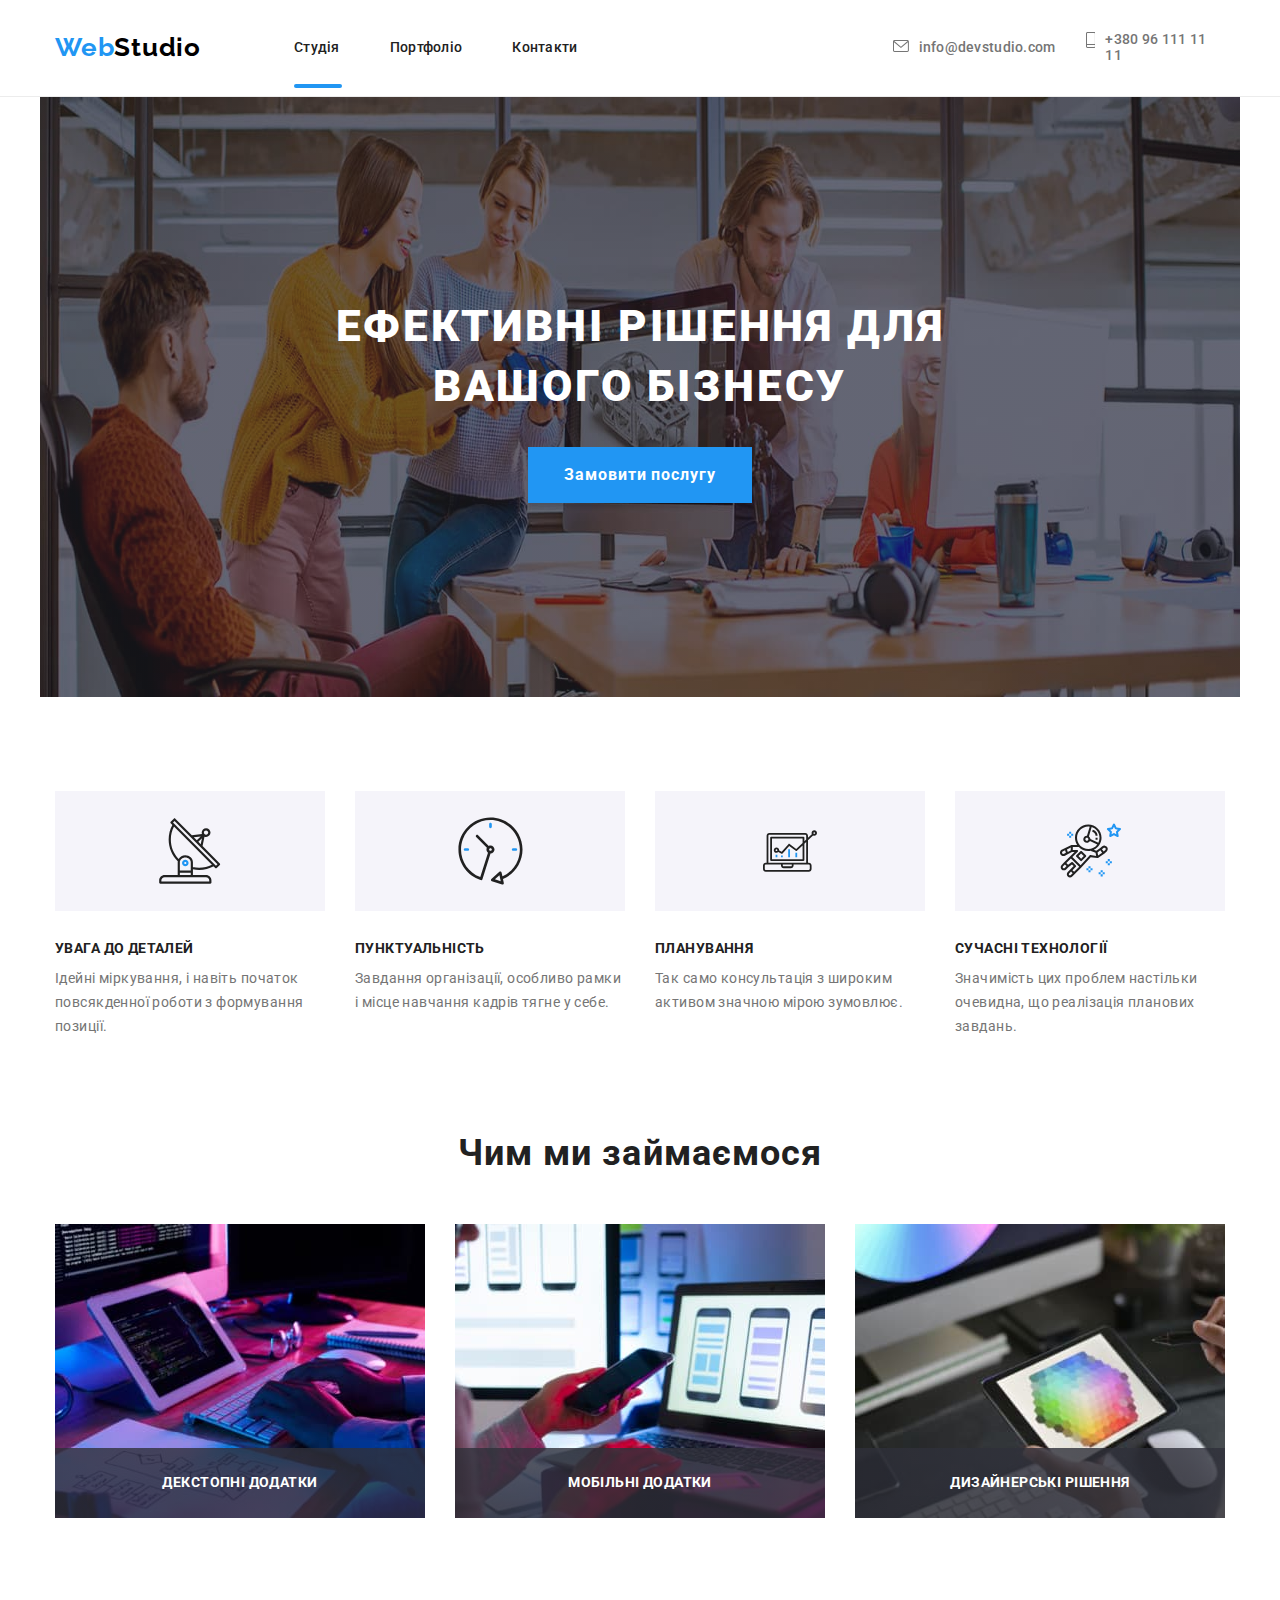
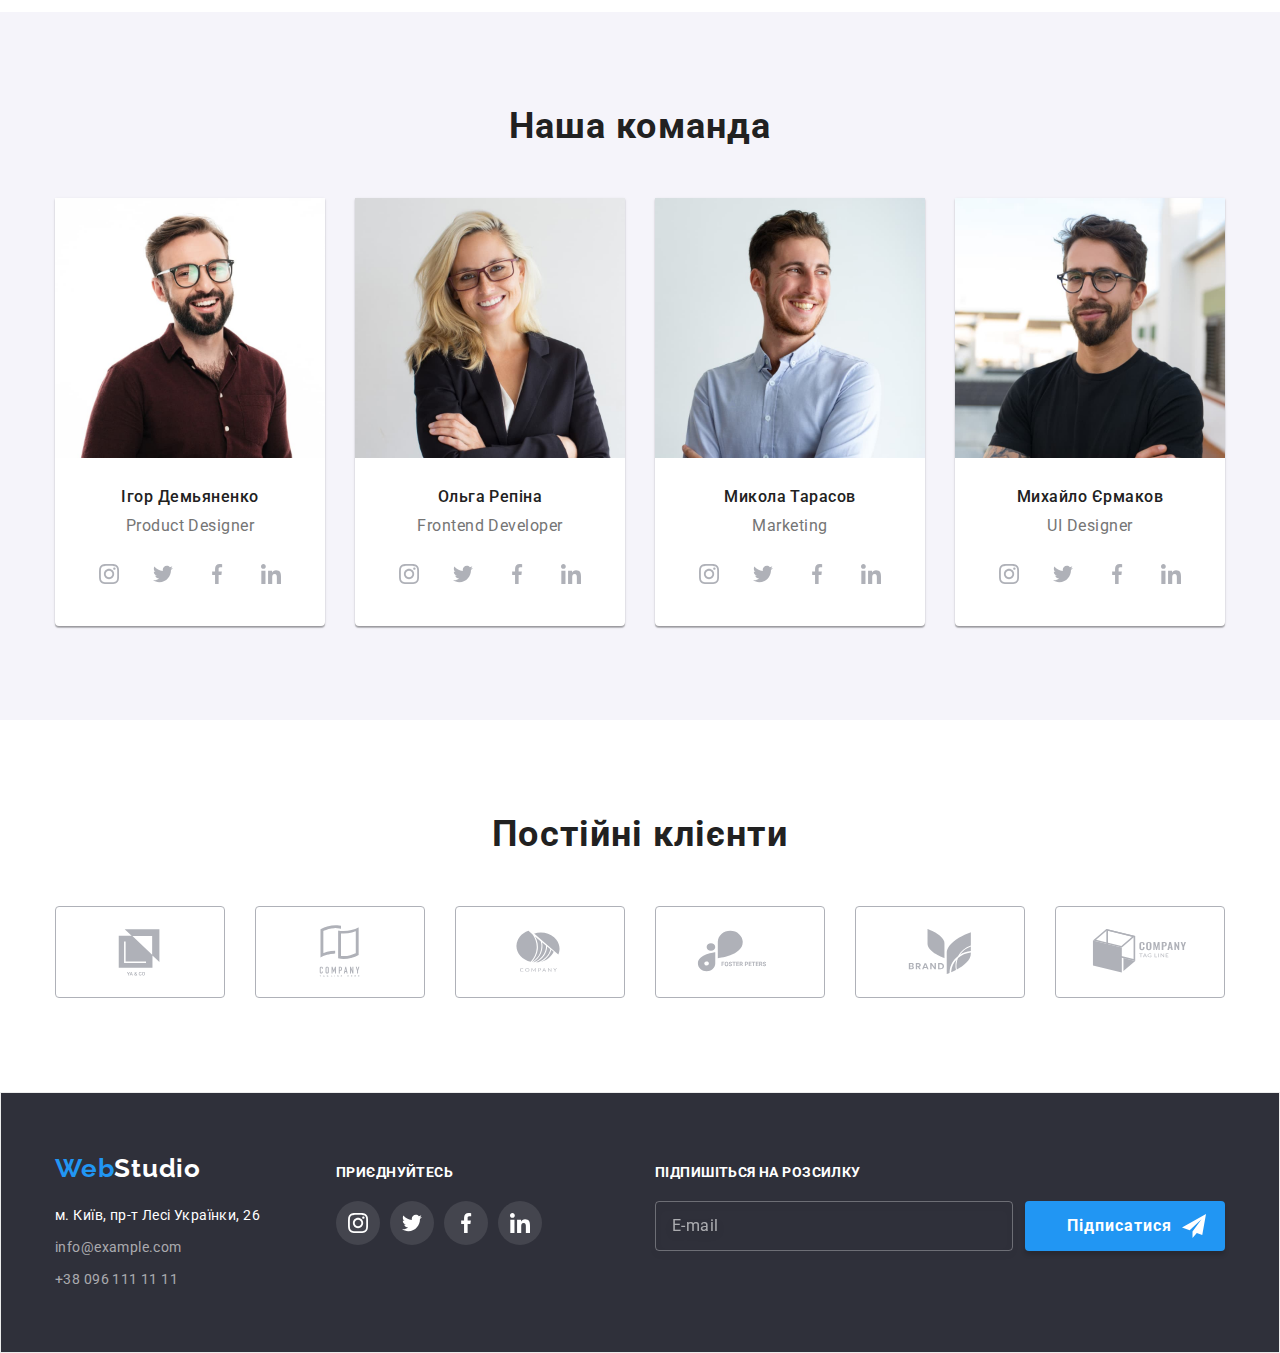
<file: index.html>
<!DOCTYPE html>
<html lang="uk">
<head>
    <meta charset="UTF-8">
    <meta http-equiv="X-UA-Compatible" content="IE=edge">
    <meta name="viewport" content="width=device-width, initial-scale=1.0" />
    <title>WebStudio</title>
    <link rel="preconnect" href="https://fonts.googleapis.com">
<link rel="preconnect" href="https://fonts.gstatic.com" crossorigin>
<link href="https://fonts.googleapis.com/css2?family=Raleway:wght@700&family=Roboto:wght@400;500;700;900&display=swap" rel="stylesheet">
<link rel="stylesheet" href="./css/main.min.css" />
    
</head>
<body>
    <header class="header"> 
<div class="container header-container">
 <a class="logo " href="" target="_blank" title="Головна сторінка"><span class="logo__text">Web</span>Studio</a>
 <div class="menu-container">
 <nav class="navigation">
  <ul class="navigation__list ">
     <li class="navigation__item "><a class="navigation__link current up-text" href="./index.html">Студія</a></li>
     <li class="navigation__item"><a class="navigation__link" href="./portfolio.html">Портфоліо</a></li>
     <li><a class="navigation__anchor" href="./contacts.html">Контакти</a></li>
 </ul>
 </nav>
 <div class="contacts__wrap">
 <ul class="contacts flex ">
<li class="contacts__item"><a class="contacts__email" href="malito:info@devstudio.com"><svg class="contacts--email-icon" width="16px" height="12px"><use href="./images/icons.svg#icon-envelope"></use> </svg>info@devstudio.com</a></li>
<li class="contacts__item"><a class="contacts__tel" href="+380961111111"><svg class="contacts--tel-icon" width="10px" height="16px"><use href="./images/icons.svg#icon-tel"></use></svg>+380 96 111 11 11</a></li>
 </ul></div></div>
 <button class="menu-open" type="button">
    <svg class="menu-open__icon">
        <use href="./images/icons.svg#icon-menu" width="40px" height="40px"></use>
    </svg>
</button>
</div>
<div class="mob is-hidden">
    <div class="container">
    <div class="mob-menu-top">
    <button class="menu-close">
        <svg class="menu-close__icon">
            <use href="./images/icons.svg#icon-vector" width="18.67px" height="18.67px"></use>
        </svg>
    </button>
    <nav class="mob__navigation">
     <ul class="mob__list ">
        <li class="mob__item "><a class="mob__link" href="./index.html">Студія</a></li>
        <li class="mob__item"><a class="mob__link" href="./portfolio.html">Портфоліо</a></li>
        <li class="mob__item"><a class="mob__link" href="./contacts.html">Контакти</a></li>
    </ul>
    </nav></div>
    <div class="mob-menu-bottom">
    <div class="connect">
    <ul class="connect__list ">
   <li class="connect__item"><a class="connect__tel" href="+380961111111">+380 96 111 11 11</a></li>
   <li><a class="connect__email" href="malito:info@devstudio.com">info@devstudio.com</a></li>
    </ul>
    <ul class="connect-soc">
        <li class="connect-soc__item"><a class="connect-soc__link" href="">Instagram</a></li>
        <li class="connect-soc__item"><a class="connect-soc__link" href="">Twitter</a></li>
        <li class="connect-soc__item"><a class="connect-soc__link" href="">Facebook</a></li>
        <li class="connect-soc__item"><a class="connect-soc__link" href="">LinkedIn</a></li>
    </ul></div>
    </div></div>
   </div>
</header>
<main> 
    <section class="hero section">
    <div class="hero-container container">
        <h1 class="hero__title">Ефективні рішення для <br>вашого бізнесу</h1>
    <button data-modal-open class="hero__button" type="button" > Замовити послугу</button>
    </div>
</section>
<section class="benefits section">
    <div class="benefits-container container">
    <h2 class="visually-hidden">Переваги</h2>
<ul class="benefits__list">
    <li class="benefits__item">
        <div class="benefits__box-icon"> 
            <svg class="antenna-icon" width="65.32px" height="70px"><use href="./images/icons.svg#icon-antenna"></use></svg>
        </div>
        <h3 class="benefits__title">Увага до деталей</h3>
        <p class="benefits__text">Ідейні міркування, і навіть початок повсякденної роботи з формування позиції.</p>
    </li>
    <li class="benefits__item">
        <div class="benefits__box-icon">
            <svg class="clock-icon" width="67px" height="70px"><use href="./images/icons.svg#icon-clock"></use></svg>
        </div>
        <h3 class="benefits__title">Пунктуальність</h3> 
        <p  class="benefits__text">Завдання організації, особливо рамки і місце навчання кадрів тягне у себе.</p>
    </li>
    <li class="benefits__item">
        <div class="benefits__box-icon">
            <svg class="diagram-icon" width="70px" height="54px"><use href="./images/icons.svg#icon-diagram"></use></svg>
        </div>
        <h3 class="benefits__title">Планування</h3>
        <p  class="benefits__text">Так само консультація з широким активом значною мірою зумовлює.</p>
    </li>
    <li class="benefits__item"> 
        <div class="benefits__box-icon">
            <svg class="icon-astronaut" width="71px" height="61px" ><use href="./images/icons.svg#icon-astronaut"></use></svg>
        </div>
        <h3 class="benefits__title">Сучасні технології</h3>
        <p  class="benefits__text">Значимість цих проблем настільки очевидна, що реалізація планових завдань.</p>
    </li>
</ul>
    </div>
</section>
<section class="section padding">
    <div class="pictures container">
    <h2 class="pictures__title">Чим ми займаємося</h2>
    <ul class="pictures__list">
           <li class="pictures__item">
            <picture>
                <source srcset="./images/picture1-1x.jpg  1x, 
                ./images/picture1-2x.jpg  2x" />
                <img  width="370" src="./images/picture1-1x.jpg" alt="Робочий стіл" height="294">
            </picture>
        <div class="pictures__box"><p class="pictures__text">ДЕКСТОПНІ ДОДАТКИ</p></div>
        </li>
           <li class="pictures__item">
            <picture>
                <source srcset="./images/picture2-1x.jpg  1x, 
                ./images/picture2-2x.jpg  2x" />
                <img  width="370" src="./images/picture2-1x.jpg" alt="Робочий стіл" height="294">
            </picture>
        <div class="pictures__box"><p class="pictures__text">МОБІЛЬНІ ДОДАТКИ</p></div>
        </li> 
           <li class="pictures__item">
            <picture>
                <source srcset="./images/picture3-1x.jpg  1x, 
                ./images/picture3-2x.jpg  2x" />
            <img  width="370" src="./images/picture3-1x.jpg" alt="Робочий стіл" height="294">
            </picture>
        <div class="pictures__box"><p class="pictures__text">ДИЗАЙНЕРСЬКІ РІШЕННЯ</p></div>
        </li>
    </ul>
    </div>
</section>
<section class="workers section">
    <div class="workers-container container ">
  <h2 class="workers__title">Наша команда</h2>
  <ul class="workers__list">
   <li class="workers__item">
        <div class="workers__box">
            <picture>
                <source srcset="./images/workers1-desk-1.jpg   1x, 
                               ./images/workers1-desk-2x.jpg   2x" 
                        media="(min-width:1200px)"/>
                <source srcset="./images/workers1-tab-1x.jpg  1x, 
                               ./images/workers1-tab-2x.jpg  2x"
                         media="(min-width:768px)"/>
                <source srcset="./images/workers1-mob-1x.jpg   1x, 
                                ./images/workers1-mob-2x.jpg   2x"
                        media="(max-width:767px)"/>
            <img src="./images/workers1-mob-1x.jpg"
            alt="Наш працівник">
            </picture>
        <div class="workers--secondary-box"><h3 class="workers__name">Ігор Демьяненко</h3>
        <p class="workers__text">Product Designer</p>
        <ul class="social">
            <li class="social__item"><a href="" class="social-link"><svg class="worker-icon" width="20px" height="20px">
                <use href="./images/icons.svg#icon-instagram"></use></svg></a></li>
            <li class="social__item"><a href="" class="social-link"> <svg class="worker-icon" width="20px" height="20px">
                <use href="./images/icons.svg#icon-twitter"></use></svg></a></li>
            <li class="social__item"><a href="" class="social-link"><svg class="worker-icon" width="20px" height="20px"><use href="./images/icons.svg#icon-facebook"></use></svg></a></li>
            <li class="social__item"><a href="" class="social-link"><svg class="worker-icon" width="20px" height="20px">
                <use href="./images/icons.svg#icon-linkedin"></use></svg></a></li>
        </ul>
    </div>
    </div>
    </li>
    <li class="workers__item"><div class="workers__box">
         <picture>
            <source srcset="./images/workers2-desk-1.jpg  1x,
                           ./images/workers2-desk-2x.jpg  2x"
                           media="(min-width:1200px)"/>
           <source srcset="./images/workers2-tab-1x.jpg  1x,  
                          ./images/workers2-tab-2x.jpg  2x"
                         media="(min-width:768px)" />  
            <source srcset="./images/workers2-mob-1x.jpg  1x, 
                            ./images/workers2-mob-2x.jpg  2x"
                        media="(max-width:767px)">    
             <img src="./images/workers2-mob-1x.jpg" alt="Наш працівник">                    
         </picture>
        <div class="workers--secondary-box"><h3 class="workers__name">Ольга Репіна</h3>
        <p class="workers__text">Frontend Developer</p>
         <ul class="social list ">
            <li class="social__item"><a href="" class="social-link"><svg class="worker-icon" width="20px" height="20px"><use href="./images/icons.svg#icon-instagram"></use></svg></a></li>
            <li class="social__item"><a href="" class="social-link"><svg class="worker-icon" width="20px" height="20px"><use href="./images/icons.svg#icon-twitter"></use></svg></a></li>
            <li class="social__item"><a href="" class="social-link"> <svg class="worker-icon" width="20px" height="20px">
                <use href="./images/icons.svg#icon-facebook"></use></svg></a></li>
            <li class="social__item"><a href="" class="social-link"><svg class="worker-icon" width="20px" height="20px"><use href="./images/icons.svg#icon-linkedin"></use></svg></a></li>
         </ul>
     </div>
    </div>
    </li>
    <li class="workers__item"><div class="workers__box">
        <picture>
          <source srcset="./images/workers3-desk-1.jpg  1x,
                          ./images/workers3-desk-2x.jpg  2x"
                          media="(min-width:1200px)" />
             <source srcset="./images/workers3-tab-1x.jpg  1x, 
                            ./images/workers3-tab-2x.jpg  2x"
                            media="(min-width:768px)" />   
              <source srcset="./images/workers3-mob-1x.jpg  1x, 
                            ./images/workers3-mob-2x.jpg  2x"
                         media="(max-width:767px)">            
            <img src="./images/workers3-mob-1x.jpg" alt="Наш працівник">
        </picture>
       <div class="workers--secondary-box"><h3 class="workers__name">Микола Тарасов</h3>
        <p class="workers__text">Marketing</p>
        <ul class="social list">
            <li class="social__item"><a href="" class="social-link"><svg class="worker-icon" width="20px" height="20px">
                <use href="./images/icons.svg#icon-instagram"></use></svg></a></li>
            <li class="social__item"><a href="" class="social-link "> <svg class="worker-icon" width="20px" height="20px">
                <use href="./images/icons.svg#icon-twitter"></use></svg></a></li>
            <li class="social__item"><a href="" class="social-link "> <svg class="worker-icon" width="20px" height="20px">
                <use href="./images/icons.svg#icon-facebook"></use></svg></a></li>
            <li class="social__item"><a href=""  class="social-link "><svg class="worker-icon" width="20px" height="20px">
                <use href="./images/icons.svg#icon-linkedin"></use></svg></a></li>
        </ul>
      </div>
    </div>
    </li>
    <li class="workers__item"><div class="workers__box">
        <picture>
            <source srcset="./images/workers4-desk-1.jpg  1x, 
                            ./images/workers4-desk-2x.jpg  2x"
                            media="(min-width:1200px)" />
            <source srcset="./images/workers4-tab-1x.jpg  1x,
                            ./images/workers4-tab-2x.jpg  2x"
                            media="(min-width:768px)" />
            <source srcset="./images/workers4-mob-1x.jpg  1x,
                            ./images/workers4-mob-2x.jpg  2x"
                            media="(max-width:767px)" />              
            <img src="./images/workers4-mob-1x.jpg" alt="Наш працівник">
        </picture>
       <div class="workers--secondary-box"><h3 class="workers__name">Михайло Єрмаков</h3>
        <p class="workers__text">UI Designer</p>
        <ul class="social list">
            <li class="social__item"><a href="" class="social-link "><svg class="worker-icon" width="20px" height="20px">
                <use href="./images/icons.svg#icon-instagram"></use></svg></a></li>
            <li class="social__item"><a href="" class="social-link "> <svg class="worker-icon" width="20px" height="20px">
                <use href="./images/icons.svg#icon-twitter"></use></svg></a></li>
            <li class="social__item"><a href="" class="social-link "><svg class="worker-icon" width="20px" height="20px">
                <use href="./images/icons.svg#icon-facebook"></use></svg></a></li>
            <li class="social__item"><a href="" class="social-link "><svg class="worker-icon" width="20px" height="20px">
                <use href="./images/icons.svg#icon-linkedin"></use></svg></a></li>
        </ul>
     </div>
    </div>
    </li>
  </ul>
    </div>
</section>
<section class="section">
    <div class=" clients container">
<h2 class="clients__title">Постійні клієнти</h2>
<ul class="clients__list">
    <li class="clients__item"><a class="clients__link" href=""><svg class="clients--icon" width="106px" height="60px"><use href="./images/icons.svg#icon-company1"></use></svg></a></li>
    <li class="clients__item"><a class="clients__link" href=""><svg class="clients--icon" width="106px" height="60px"><use href="./images/icons.svg#icon-company2"></use></svg></a></li>
    <li class="clients__item"><a class="clients__link" href=""><svg class="clients--icon" width="106px" height="60px"><use href="./images/icons.svg#icon-company3"></use></svg></a></li>
    <li class="clients__item"><a class="clients__link" href=""><svg class="clients--icon" width="106px" height="60px"><use href="./images/icons.svg#icon-company4"></use></svg></a></li>
    <li class="clients__item"><a class="clients__link" href=""><svg class="clients--icon" width="106px" height="60px"><use href="./images/icons.svg#icon-company5"></use></svg></a></li>
    <li class="clients__item"><a class="clients__link" href=""><svg class="clients--icon" width="106px" height="60px"><use href="./images/icons.svg#icon-company6"></use></svg></a></li>
</ul>
    </div>
</section>
</main>
<footer class="footer"><div class="footer-container flex container">
    <div class="footer-box">
       <a class="footer__logo" href="" title="Головна сторінка" ><span class="footer__logo--part">Web</span>Studio</a>
        <address>
        <ul class="footer__list">
            <li class="footer__item"><a class="footer__address" href="https://bit.ly/3pXMvUd" target="_blank" rel="noopener noreferrer">м. Київ, пр-т Лесі Українки, 26</a></li>
            <li class="footer__item"><a class="footer__email" href="mailto:info@devstudio.com">info@example.com</a> </li>
            <li class="footer__item"><a class="footer__tel" href="tel:+380961111111">+38 096 111 11 11</a> </li>
        </ul>
        </address>
</div>
<div class="footer-social">
  <h3 class="footer__title">ПРИЄДНУЙТЕСЬ</h3>
  <ul class="footer-social__list" >
    <li>
        <a href="" class="footer-social__link">
            <svg class="footer-social--icon" width="20px" height="20px">
                <use href="./images/icons.svg#icon-instagram"></use>
            </svg>
        </a>
    </li>
    <li>
        <a href="" class="footer-social__link">
            <svg class="footer-social--icon" width="20px" height="20px">
                <use href="./images/icons.svg#icon-twitter"></use>
            </svg>
        </a>
    </li>
    <li>
        <a href="" class="footer-social__link">
            <svg class="footer-social--icon" width="20px" height="20px">
                <use href="./images/icons.svg#icon-facebook"></use>
            </svg>
        </a>
    </li>
    <li>
        <a href="" class="footer-social__link">
            <svg class="footer-social--icon" width="20px" height="20px">
                <use href="./images/icons.svg#icon-linkedin"></use>
            </svg>
        </a>
    </li>
  </ul>
</div>
<div class="footer-form">
    <div class="footer__title-wrap">   <h3 class="footer__title">
        ПІДПИШІТЬСЯ НА РОЗСИЛКУ</h3></div>
<form class="form-email"  autocomplete="off">
 <input type="email" class="form-email__input" name="email" placeholder="E-mail"/>
 <div class="btn-wrap"><button type="submit" class="form-email__button">
       Підписатися
    <svg class="form-email__icon" width="24px" height="24px" >
        <use href="./images/icons.svg#icon-send"></use>
    </svg>
 </button></div>
</form>
</div>
</div>
</footer>
    <div class="backdrop is-hidden" data-modal>
    <div class="backdrop__modal">
        <button  type="button" class="backdrop__close-button" data-modal-close>
            <svg class="backdrop--icon" width="11px" height="11px">
                <use href="./images/icons.svg#icon-vector"></use>
            </svg>
        </button>
        <div class="modal">
      <h3 class="modal__title">Залиште свої дані, ми вам передзвонимо</h3>
      <form class="modal__form" autocomplete="off">
       <div class="modal__field">
        <label 
         for="name" 
         class="modal__text">Ім'я</label>
         <div class="modal__input-wrap">
        <input 
         class="modal__input" 
         type="text" 
         name="name" 
         id="name"/>
        <svg class="modal__person-icon" width="18px" height="18px"><use href="./images/icons.svg#icon-person"></use></svg>
        </div>
    </div>

        <div class="modal__field">
        <label 
         for="tel" 
         class="modal__text">Телефон</label>
        <div class="modal__input-wrap">
        <input 
         class="modal__input" 
         type="tel" 
         name="tel" 
         id="tel"/>
        <svg class="modal__phone-icon" width="18px" height="18px">
            <use href="./images/icons.svg#icon-phone"></use>
        </svg>
        </div>
        </div>

        <div class="modal__field">
            <label for="email" class="modal__text">Пошта</label>
            <div class="modal__input-wrap">
                <input class="modal__input" type="email" name="email" id="email"/>
            <svg class="modal__email-icon" width="18px" height="18px">
                <use href="./images/icons.svg#icon-email"></use></svg></div>
            </div>
        <div class="modal__comment"><label class="modal__text">Коментар<textarea  class="feedback" name="feedback" rows="10" placeholder="Введіть текст"></textarea></label></div>
       <div class="modal__check-wrap">
        <input 
        type="checkbox" 
        name="policy" 
        id="policy" 
        class="modal__checkbox visually-hidden" 
        value="true"/>
        <label 
        for="policy"
        class="modal__policy-text"><span><svg class="modal__check-icon" width="13px" height="10px"><use href="./images/icons.svg#icon-check"></use></svg></span>
        Погоджуюся з розсилкою та приймаю &nbsp;<a href="" class="modal__check-anchor">Умови договору</a> 
        </label>
       </div>
       <div class="modal__submit-wrap">
        <button type="submit" class="modal__submit-button">Відправити</button></div>
    </form>
    </div>
    </div>
</div>
<script src="./js/modal.js"></script>
<script src="./js/mobile-menu.js"></script>
</body>
</html>
</file>
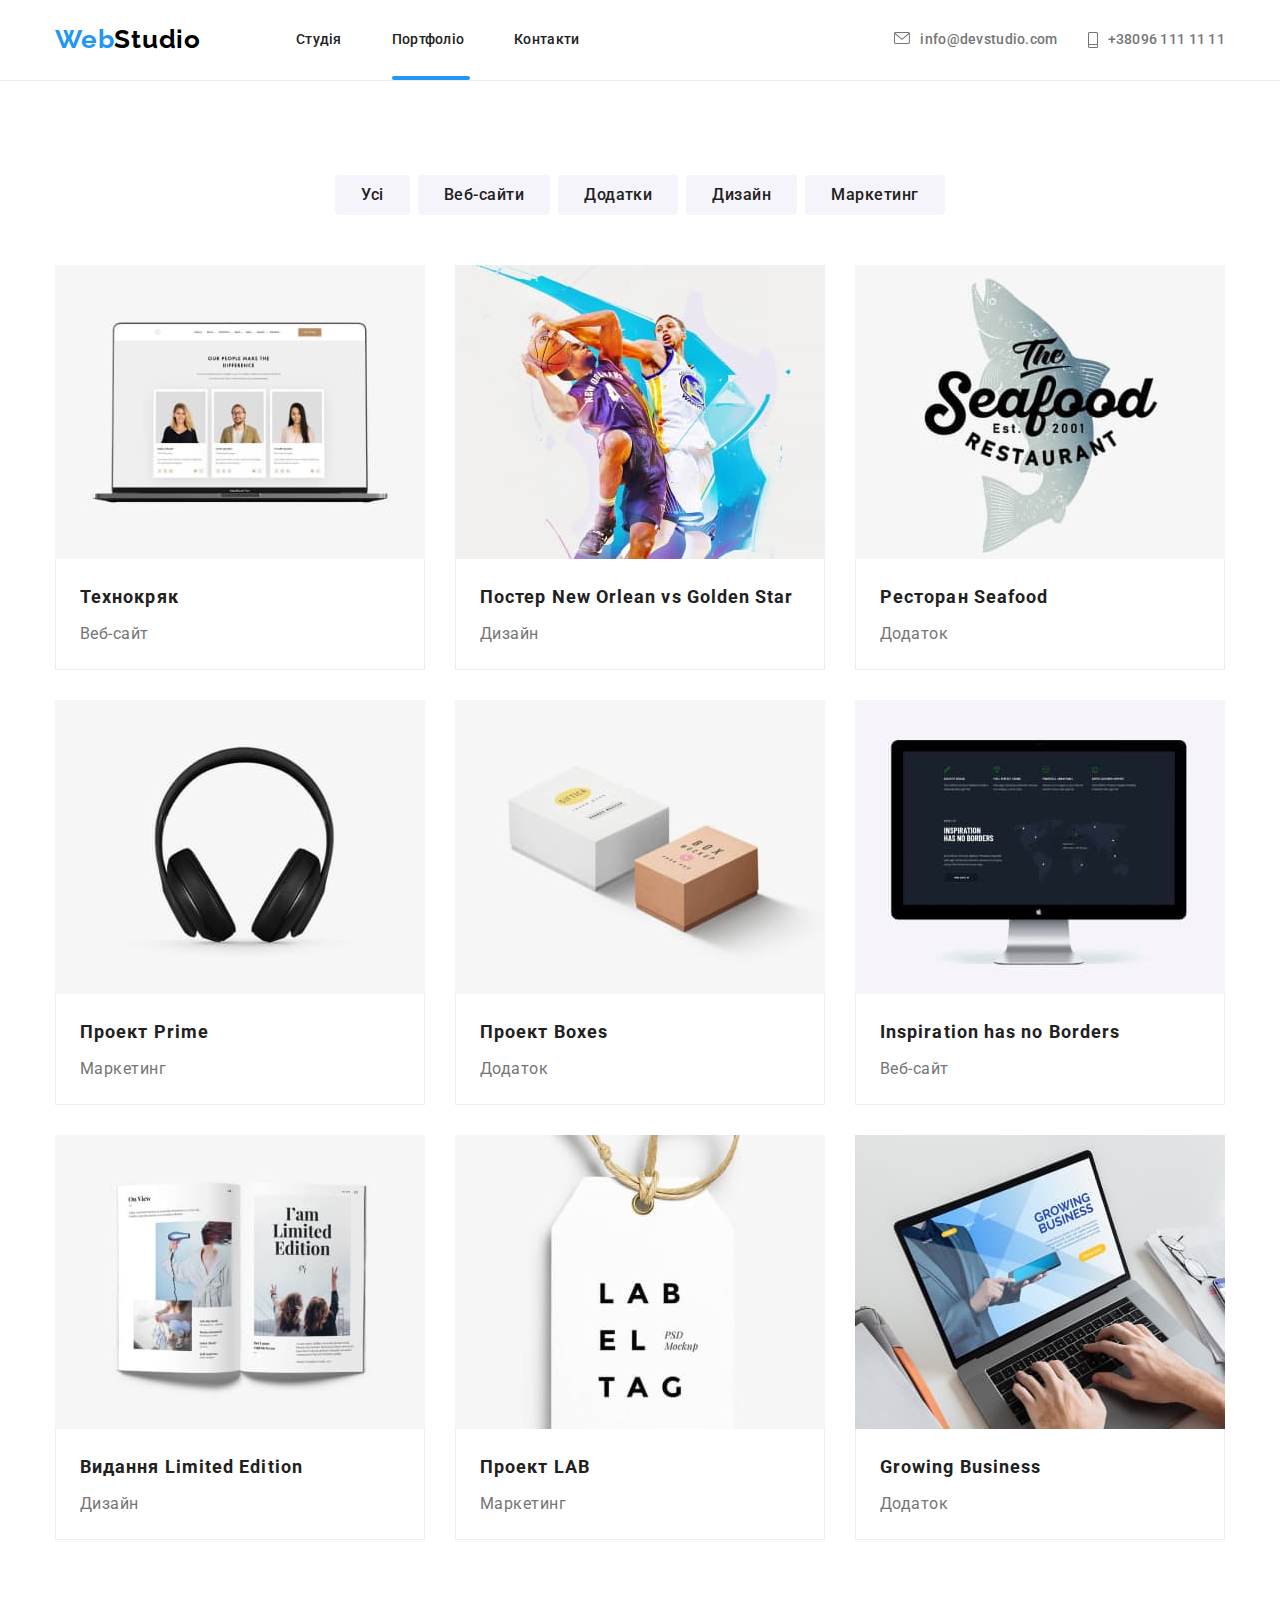
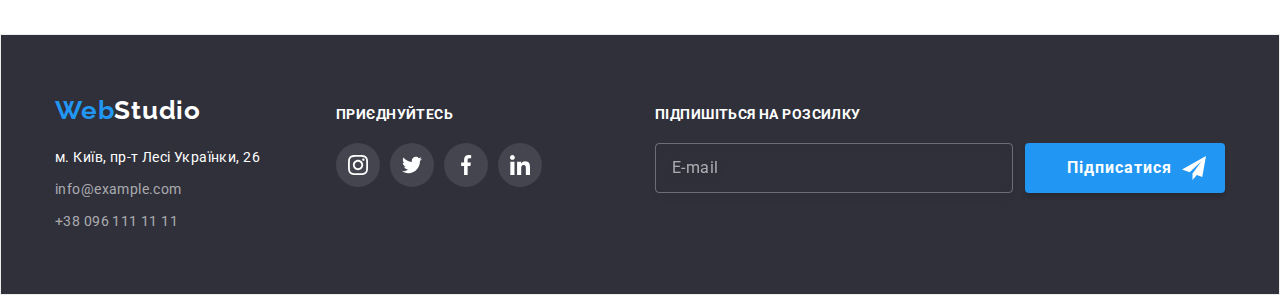
<file: portfolio.html>
<!DOCTYPE html>
<html lang="uk">

<head>
    <meta charset="UTF-8">
    <meta http-equiv="X-UA-Compatible" content="IE=edge">
    <meta name="viewport" content="width=device-width, initial-scale=1.0" />
    <title>Portfolio</title>
    <link rel="preconnect" href="https://fonts.googleapis.com">
    <link rel="preconnect" href="https://fonts.gstatic.com" crossorigin>
    <link href="https://fonts.googleapis.com/css2?family=Raleway:wght@700&family=Roboto:wght@400;500;700;900&display=swap"
        rel="stylesheet">
    <link rel="stylesheet" href="./css/main.min.css" />
    </head>

<body>
    <header class="header">
      <div class="container header-container">
            <a class="logo" href="" target="_blank" title="Головна сторінка"><span class="logo__text">Web</span>Studio</a>
            <div class="menu-container">
            <nav class="navigation">
            <ul class="navigation__list">
                <li class="navigation__item"><a class="navigation__link " href="./index.html">Студія</a></li>
                <li class="navigation__item"><a class="navigation__link current under-text"  href="./portfolio.html" >Портфоліо</a></li>
                <li><a class="navigation__anchor" href="" >Контакти</a></li>
            </ul>
         </nav>
         <div class="contacts__wrap">
           <ul class="contacts flex">
         <li class="contacts__item"><a class="contacts__email" href="malito:info@devstudio.com"><svg class="contacts--email-icon" width="16px" height="12px"><use href="./images/icons.svg#icon-envelope"></use></svg>info@devstudio.com</a></li>
         <li class="contacts__item"><a class="contacts__tel" href="+380961111111"><svg class="contacts--tel-icon" width="10px" height="16px"><use href="./images/icons.svg#icon-tel"></use></svg>+38096 111 11 11</a></li>
           </ul></div></div>
           <button class="menu-open" type="button">
            <svg class="menu-open__icon">
                <use href="./images/icons.svg#icon-menu" width="40px" height="40px"></use>
            </svg>
        </button>
          </div>
        <div class="mob is-hidden">
            <div class="container">
            <div class="mob-menu-top">
            <button class="menu-close">
                <svg class="menu-close__icon">
                    <use href="./images/icons.svg#icon-vector" width="18.67px" height="18.67px"></use>
                </svg>
            </button>
            <nav class="mob__navigation">
             <ul class="mob__list ">
                <li class="mob__item "><a class="mob__link" href="./index.html">Студія</a></li>
                <li class="mob__item"><a class="mob__link" href="./portfolio.html">Портфоліо</a></li>
                <li class="mob__item"><a class="mob__link" href="./contacts.html">Контакти</a></li>
            </ul>
            </nav></div>
            <div class="mob-menu-bottom">
            <div class="connect">
            <ul class="connect__list ">
           <li class="connect__item"><a class="connect__tel" href="+380961111111">+380 96 111 11 11</a></li>
           <li><a class="connect__email" href="malito:info@devstudio.com">info@devstudio.com</a></li>
            </ul>
            <ul class="connect-soc">
                <li class="connect-soc__item"><a class="connect-soc__link" href="">Instagram</a></li>
                <li class="connect-soc__item"><a class="connect-soc__link" href="">Twitter</a></li>
                <li class="connect-soc__item"><a class="connect-soc__link" href="">Facebook</a></li>
                <li class="connect-soc__item"><a class="connect-soc__link" href="">LinkedIn</a></li>
            </ul></div>
            </div></div>
       </div>
    </header>
<main>
    <section class="buttons section">
      <div class="buttons-container container">
        <ul class="buttons__list">
            <li>
                <button class="buttons__item" type="button">Усі</button>
            </li>
            <li>
                <button class="buttons__item" type="button">Веб-сайти</button>
            </li>
            <li>
                <button class="buttons__item" type="button">Додатки</button>
            </li>
            <li>
                <button class="buttons__item" type="button">Дизайн</button>
            </li>
            <li>
                <button class="buttons__item" type="button">Маркетинг</button>
            </li>
        </ul>
        <h1 class="visually-hidden">Наші проекти</h1>
            <ul class="projects"> 
                <li class="projects__item">
                    <div class="projects__wrap">
                        <picture>
                            <source srcset="./images/projects1-desk-1x.jpg 1x,
                                         ./images/projects1-desk-2x.jpg 2x"
                                         media="(min-width:1200px)" />
                            <source srcset="./images/projects1-tab-1x.jpg 1x,
                                         ./images/projects1-tab-2x.jpg 2x"
                                         media="(min-width:768px)" />
                            <source srcset="./images/projects1-mob-1x.jpg 1x,
                                         ./images/projects1-mob-2x.jpg 2x"
                                         media="(max-width:767px)" />
                            <img class="projects__image" src="./images/projects1-mob-1x.jpg" alt="Технокряк">
                        </picture>
                        <p class="projects__text">Ресурс пропонує комплексні пропозиції з різним рівнем функціоналу та сервісів. Все це
                            дозволить відвідувачу отримати вичерпні відомості про компанію чи приватну особу.</p>
                    </div>
                    <div class="projects__container"><h2 class="projects__name" >Технокряк</h2>
                    <p class="projects__value">Веб-сайт</p>
                   </div>
                </li>
                <li class="projects__item">
                    <div class="projects__wrap">
                    <picture>    
                        <source srcset="./images/projects2-desk-1x.jpg 1x,
                        ./images/projects2-desk-2x.jpg 2x"
                        media="(min-width:1200px)" />
                       <source srcset="./images/projects2-tab-1x.jpg 1x,
                        ./images/projects2-tab-2x.jpg 2x"
                        media="(min-width:768px)" />
                       <source srcset="./images/projects2-mob-1x.jpg 1x,
                        ./images/projects2-mob-2x.jpg 2x"
                        media="(max-width:767px)" />
                      <img class="projects__image" src="./images/projects2-mob-1x.jpg" alt="Дизайн">
                    </picture>  
                      <p class="projects__text">Ресурс пропонує створення оригінального дизайну реклами, презентацій, постерів для бізнесу і приватних осіб.</p>
                    </div>
                   <div class="projects__container"> <h2 class="projects__name" >Постер New Orlean vs Golden Star</h2>
                    <p class="projects__value">Дизайн</p>
                   </div>
                 </li>
                <li class="projects__item">
                    <div class="projects__wrap">
                        <picture>    
                            <source srcset="./images/projects3-desk-1x.jpg 1x,
                            ./images/projects3-desk-2x.jpg 2x"
                            media="(min-width:1200px)" />
                           <source srcset="./images/projects3-tab-1x.jpg 1x,
                            ./images/projects3-tab-2x.jpg 2x"
                            media="(min-width:768px)" />
                           <source srcset="./images/projects3-mob-1x.jpg 1x,
                            ./images/projects3-mob-2x.jpg 2x"
                            media="(max-width:767px)" />
                      <img class="projects__image" src="./images/projects3-mob-1x.jpg" alt="Додаток">
                      </picture>
                      <p class="projects__text">Додаток дозволяє швидко і зручно замовити їжу на будь-який смак. Однією з найкращих функцій є перегляд в режимі офлайн.</p>
                    </div>
                   <div class="projects__container"><h2 class="projects__name" >Ресторан Seafood</h2>
                    <p class="projects__value">Додаток</p>
                   </div>
                </li>
                <li class="projects__item">
                    <div class="projects__wrap">
                        <picture>    
                            <source srcset="./images/projects4-desk-1x.jpg 1x,
                            ./images/projects4-desk-2x.jpg 2x"
                            media="(min-width:1200px)" />
                           <source srcset="./images/projects4-tab-1x.jpg 1x,
                            ./images/projects4-tab-2x.jpg 2x"
                            media="(min-width:768px)" />
                           <source srcset="./images/projects4-mob-1x.jpg 1x,
                            ./images/projects4-mob-2x.jpg 2x"
                            media="(max-width:767px)" />
                      <img class="projects__image" src="./images/projects4-mob-1x.jpg" alt="Маркетинг">
                      </picture>
                      <p class="projects__text">Головна перевага реклами на радіо - дешевизна і масовість, адже погодьтеся, майже всі слухають радіо.</p>
                    </div>
                   <div class="projects__container"><h2 class="projects__name" >Проект Prime</h2>
                   <p class="projects__value">Маркетинг</p>
                  </div>
                </li>
                <li class="projects__item">
                    <div class="projects__wrap">
                        <picture>    
                            <source srcset="./images/projects5-desk-1x.jpg 1x,
                            ./images/projects5-desk-2x.jpg 2x"
                            media="(min-width:1200px)" />
                           <source srcset="./images/projects5-tab-1x.jpg 1x,
                            ./images/projects5-tab-2x.jpg 2x"
                            media="(min-width:768px)" />
                           <source srcset="./images/projects5-mob-1x.jpg 1x,
                            ./images/projects5-mob-2x.jpg 2x"
                            media="(max-width:767px)" />
                    <img class="projects__image" src="./images/projects5-mob-1x.jpg" alt="Додаток">
                     </picture>
                    <p class="projects__text">Додаток дозволяє користувачам переглядати каталог товарів на своєму смартфоні, відображає різну корисну
                    інформацію.</p>
                    </div>
                  <div class="projects__container"><h2 class="projects__name" >Проект Boxes</h2>
                    <p class="projects__value">Додаток</p>
                   </div>
                </li>
                <li class="projects__item">
                    <div class="projects__wrap">
                        <picture>    
                            <source srcset="./images/projects6-desk-1x.jpg 1x,
                            ./images/projects6-desk-2x.jpg 2x"
                            media="(min-width:1200px)" />
                           <source srcset="./images/projects6-tab-1x.jpg 1x,
                            ./images/projects6-tab-2x.jpg 2x"
                            media="(min-width:768px)" />
                           <source srcset="./images/projects6-mob-1x.jpg 1x,
                            ./images/projects6-mob-2x.jpg 2x"
                            media="(max-width:767px)" />
                      <img class="projects__image" src="./images/projects6-mob-1x.jpg" alt="Веб-сайт">
                      </picture>
                      <p class="projects__text">Це не просто вебсторінка, а захопливий онлайн-досвід та віртуальна капсула часу.</p>
                    </div>
                   <div class="projects__container"><h2 class="projects__name" >Inspiration has no Borders</h2>
                    <p class="projects__value">Веб-сайт</p>
                   </div>
                </li>
                <li class="projects__item">
                    <div class="projects__wrap">
                        <picture>    
                            <source srcset="./images/projects7-desk-1x.jpg 1x,
                            ./images/projects7-desk-2x.jpg 2x"
                            media="(min-width:1200px)" />
                           <source srcset="./images/projects7-tab-1x.jpg 1x,
                            ./images/projects7-tab-2x.jpg 2x"
                            media="(min-width:768px)" />
                           <source srcset="./images/projects7-mob-1x.jpg 1x,
                            ./images/projects7-mob-2x.jpg 2x"
                            media="(max-width:767px)" />
                      <img class="projects__image" src="./images/projects7-mob-1x.jpg" alt="Дизайн">
                      </picture>
                      <p class="projects__text">Журнал про гарні речі, інтер'єри, будинки, дизайнерів, архітекторів, події у світі промислового дизайну та архітектури.</p>
                    </div>
                  <div class="projects__container"><h2 class="projects__name" >Видання Limited Edition</h2>
                    <p class="projects__value">Дизайн</p>
                  </div>
                </li>
                <li class="projects__item">
                    <div class="projects__wrap">
                        <picture>    
                            <source srcset="./images/projects8-desk-1x.jpg 1x,
                            ./images/projects8-desk-2x.jpg 2x"
                            media="(min-width:1200px)" />
                           <source srcset="./images/projects8-tab-1x.jpg 1x,
                            ./images/projects8-tab-2x.jpg 2x"
                            media="(min-width:768px)" />
                           <source srcset="./images/projects8-mob-1x.jpg 1x,
                            ./images/projects8-mob-2x.jpg 2x"
                            media="(max-width:767px)" />
                     <img class="projects__image" src="./images/projects8-mob-1x.jpg" alt="Маркетинг">
                     </picture>
                     <p class="projects__text">Чи можна ввімкнути в собі креатив? А яку стратегію використав для цього знаменитого мультиплікатор Волт Дісней? Нові ідеї
                    - це те, що змушує цей світ дихати.</p>
                    </div>
                   <div class="projects__container"> <h2 class="projects__name" >Проект LAB</h2>
                    <p class="projects__value">Маркетинг</p>
                   </div>
                </li>
                <li class="projects__item"> 
                    <div class="projects__wrap">
                        <picture>    
                            <source srcset="./images/projects9-desk-1x.jpg 1x,
                            ./images/projects9-desk-2x.jpg 2x"
                            media="(min-width:1200px)" />
                           <source srcset="./images/projects9-tab-1x.jpg 1x,
                            ./images/projects9-tab-2x.jpg 2x"
                            media="(min-width:768px)" />
                           <source srcset="./images/projects9-mob-1x.jpg 1x,
                            ./images/projects9-mob-2x.jpg 2x"
                            media="(max-width:767px)" />
                      <img class="projects__image" src="./images/projects9-mob-1x.jpg" alt="Додаток">
                      </picture>
                      <p class="projects__text">Ресурс підтримує всю команду на зв’язку та зосереджує на щоденній роботі. В додатку можна встановити дедлайни, намітити всі
                    етапи різних проектів.</p>
                    </div>
                 <div class="projects__container"> <h2 class="projects__name" >Growing Business</h2>
                    <p class="projects__value">Додаток</p>
                   </div>
                </li>
            </ul>
      </div>
    </section>
</main>
<footer class="footer"><div class="footer-container flex container">
    <div class="footer-box">
       <a class="footer__logo"  href="" target="_blank" title="Головна сторінка"><span class="footer__logo--part">Web</span>Studio</a>
     <address>
        <ul class="footer__list">
            <li class="footer__item"><a class="footer__address" href="https://bit.ly/3pXMvUd" target="_blank" rel="noopener noreferrer">м. Київ, пр-т
                    Лесі Українки, 26</a> </li>
            <li class="footer__item"><a class="footer__email" href="mailto:info@devstudio.com">info@example.com</a> </li>
            <li class="footer__item"><a class="footer__tel" href="tel:+380961111111">+38 096 111 11 11</a> </li>
        </ul>
     </address>
    </div>
    <div class="footer-social">
        <h3 class="footer__title">ПРИЄДНУЙТЕСЬ</h3>
        <ul class="footer-social__list">
            <li>
                <a href="" class="footer-social__link">
                    <svg class="footer-social--icon" width="20px" height="20px">
                        <use href="./images/icons.svg#icon-instagram"></use>
                    </svg>
                </a>
            </li>
            <li>
                <a href="" class="footer-social__link">
                    <svg class="footer-social--icon" width="20px" height="20px">
                        <use href="./images/icons.svg#icon-twitter"></use>
                    </svg>
                </a>
            </li>
            <li>
                <a href="" class="footer-social__link">
                    <svg class="footer-social--icon" width="20px" height="20px">
                        <use href="./images/icons.svg#icon-facebook"></use>
                    </svg>
                </a>
            </li>
            <li>
                <a href="" class="footer-social__link">
                    <svg class="footer-social--icon" width="20px" height="20px">
                        <use href="./images/icons.svg#icon-linkedin"></use>
                    </svg>
                </a>
            </li>
        </ul>
    </div>
    <div class="footer-form">
        <h3 class="footer__title">
            ПІДПИШІТЬСЯ НА РОЗСИЛКУ</h3>
        <form class="form-email"  autocomplete="off">
            <input type="email" class="form-email__input" name="email" placeholder="E-mail" />
            <button type="submit" class="form-email__button">
                Підписатися
                <svg class="form-email__icon" width="24px" height="24px">
                    <use href="./images/icons.svg#icon-send"></use>
                </svg>
            </button>
        </form>
    </div>
    </div>
</footer>
<script src="./js/mobile-menu.js"></script>
</body>
</html>
</file>
<file: css/main.min.css>
/*! modern-normalize v1.1.0 | MIT License | https://github.com/sindresorhus/modern-normalize */*,::after,::before{-webkit-box-sizing:border-box;box-sizing:border-box}html{-moz-tab-size:4;-o-tab-size:4;tab-size:4}html{line-height:1.15;-webkit-text-size-adjust:100%}body{margin:0}body{font-family:system-ui,-apple-system,"Segoe UI",Roboto,Helvetica,Arial,sans-serif,"Apple Color Emoji","Segoe UI Emoji"}hr{height:0;color:inherit}abbr[title]{-webkit-text-decoration:underline dotted;text-decoration:underline dotted}b,strong{font-weight:bolder}code,kbd,pre,samp{font-family:ui-monospace,SFMono-Regular,Consolas,"Liberation Mono",Menlo,monospace;font-size:1em}small{font-size:80%}sub,sup{font-size:75%;line-height:0;position:relative;vertical-align:baseline}sub{bottom:-0.25em}sup{top:-0.5em}table{text-indent:0;border-color:inherit}button,input,optgroup,select,textarea{font-family:inherit;font-size:100%;line-height:1.15;margin:0}button,select{text-transform:none}[type=button],[type=reset],[type=submit],button{-webkit-appearance:button}::-moz-focus-inner{border-style:none;padding:0}:-moz-focusring{outline:1px dotted ButtonText}:-moz-ui-invalid{box-shadow:none}legend{padding:0}progress{vertical-align:baseline}::-webkit-inner-spin-button,::-webkit-outer-spin-button{height:auto}[type=search]{-webkit-appearance:textfield;outline-offset:-2px}::-webkit-search-decoration{-webkit-appearance:none}::-webkit-file-upload-button{-webkit-appearance:button;font:inherit}summary{display:list-item}p,h1,h2,h3,h4,h5,h6{margin:0}ul{list-style:none;margin:0;padding-left:0}body{font-family:"Roboto",sans-serif;background-color:#fff}img{display:block;max-width:100%;height:auto}a{text-decoration:none}.section{padding-top:94px;padding-bottom:94px}@media screen and (min-width: 320px)and (max-width: 1199px){.section{padding-top:0;padding-bottom:0}}.padding{padding-top:0}.is-hidden{opacity:0;visibility:hidden;pointer-events:none}.visually-hidden{position:absolute;width:1px;height:1px;margin:-1px;border:0;padding:0;white-space:nowrap;-webkit-clip-path:inset(100%);clip-path:inset(100%);clip:rect(0 0 0 0);overflow:hidden}.flex{display:-webkit-box;display:-ms-flexbox;display:flex;-webkit-box-align:center;-ms-flex-align:center;align-items:center}.current{color:#2196f3}.no-scroll{overflow:hidden}.pictures__title,.workers__title,.clients__title{font-size:36px;line-height:1.16;font-weight:700;letter-spacing:.03em;color:#212121;margin-bottom:50px;text-align:center}@media screen and (min-width: 320px)and (max-width: 767px){.clients__title{font-size:28px;line-height:1.17;font-weight:700;letter-spacing:.03em;margin-top:60px;margin-bottom:30px}}.benefits__list,.pictures__list,.workers__list{display:-webkit-box;display:-ms-flexbox;display:flex;gap:30px}@media screen and (min-width: 320px)and (max-width: 767px){.benefits__list,.pictures__list,.workers__list{display:block}}@media screen and (min-width: 768px)and (max-width: 1199px){.benefits__list,.pictures__list,.workers__list{-ms-flex-wrap:wrap;flex-wrap:wrap}}.navigation__link:hover,.navigation__anchor:hover,.contacts__tel:hover,.contacts__email:hover,.footer__address:hover,.button-item:hover,.footer__email:hover,.footer__tel:hover,.contacts--email-icon:hover,.contacts--tel-icon:hover{color:#2196f3}.navigation__link:focus,.navigation__anchor:focus,.contacts__tel:focus,.contacts__email:focus,.footer__address:focus,.footer__email:focus,.footer__tel:focus,.contacts--email-icon:focus,.contacts--tel-icon:focus{color:#2196f3}@media screen and (min-width: 320px)and (max-width: 1199px){.pictures__title,.pictures__list{display:none}.workers__title{font-size:28px;line-height:1.17;font-weight:700;letter-spacing:.03em;padding-top:60px;margin-bottom:30px}}.container{max-width:1200px;margin-right:auto;margin-left:auto;padding-right:15px;padding-left:15px}@media screen and (max-width: 320px){.container{width:100%}}@media screen and (max-width: 480px){.container{width:100%}}@media screen and (max-width: 768px){.container{width:100%}}@media screen and (max-width: 1200px){.container{width:100%}}.header{-webkit-box-align:center;-ms-flex-align:center;align-items:center;border-bottom:1px solid #ececec}.header-container{display:-webkit-box;display:-ms-flexbox;display:flex;-webkit-box-pack:justify;-ms-flex-pack:justify;justify-content:space-between;-webkit-box-align:center;-ms-flex-align:center;align-items:center;position:relative}.navigation{display:-webkit-box;display:-ms-flexbox;display:flex;-webkit-box-align:center;-ms-flex-align:center;align-items:center}.navigation__item{margin-right:50px;position:relative;-webkit-transition:color 250ms cubic-bezier(0.4, 0, 0.2, 1);transition:color 250ms cubic-bezier(0.4, 0, 0.2, 1)}.navigation__list{display:-webkit-box;display:-ms-flexbox;display:flex}.navigation__link,.navigation__anchor{font-size:14px;line-height:1.14;font-weight:500;letter-spacing:.02em;color:#212121;padding-top:32px;padding-bottom:32px;display:block}.navigation__anchor{-webkit-transition:color 250ms cubic-bezier(0.4, 0, 0.2, 1);transition:color 250ms cubic-bezier(0.4, 0, 0.2, 1)}.up-text::after{content:"";display:block;width:48px;height:4px;background-color:#2196f3;border-radius:2px;position:absolute;left:0;bottom:0}.under-text::after{content:"";display:block;width:78px;height:4px;background-color:#2196f3;border-radius:2px;position:absolute;left:0;bottom:0}@media screen and (min-width: 768px)and (max-width: 1199px){.contacts{display:block;margin-bottom:21px;margin-top:21px;margin-left:90px}}@media screen and (min-width: 1200px){.contacts{padding-bottom:32px;padding-top:32px;margin-left:315px;display:-webkit-box;display:-ms-flexbox;display:flex}}.contacts--email-icon,.contacts--tel-icon{fill:currentColor;background-position:center;background-size:contain;-webkit-transition:fill 250ms cubic-bezier(0.4, 0, 0.2, 1);transition:fill 250ms cubic-bezier(0.4, 0, 0.2, 1)}@media screen and (min-width: 768px)and (max-width: 1199px){.contacts--email-icon,.contacts--tel-icon{margin-right:8px}}@media screen and (min-width: 1200px){.contacts--email-icon,.contacts--tel-icon{margin-right:10px}}@media screen and (min-width: 768px)and (max-width: 1199px){.contacts--email-icon{width:14px;height:10px}.contacts--tel-icon{width:10px;height:14px}.contacts__email{padding-bottom:10px}}@media screen and (min-width: 1200px){.contacts__tel{margin-left:30px}}.contacts__tel,.contacts__email{-webkit-transition:color 250ms cubic-bezier(0.4, 0, 0.2, 1);transition:color 250ms cubic-bezier(0.4, 0, 0.2, 1);font-size:14px;line-height:1.14;font-weight:500;letter-spacing:.02em;font-style:normal;color:#757575;display:-webkit-box;display:-ms-flexbox;display:flex}@media screen and (min-width: 768px)and (max-width: 1199px){.contacts__tel,.contacts__email{font-size:12px;line-height:1.16;font-weight:500;letter-spacing:.02em}}.logo{font-family:"Raleway",sans-serif;font-size:26px;line-height:1.2;font-weight:700;letter-spacing:.03em;color:#000;margin-right:93px}.logo__text{font-family:"Raleway",sans-serif;font-size:26px;line-height:1.2;font-weight:700;letter-spacing:.03em;color:#2196f3;margin-top:24px;margin-bottom:25px}@media screen and (min-width: 320px)and (min-width: 479px){.logo{margin-top:20px;margin-bottom:20px}}@media screen and (min-width: 480px)and (max-width: 767px){.logo{margin-top:16px;margin-bottom:16px}}@media screen and (min-width: 768px)and (max-width: 1199px){.logo{margin-top:26px;margin-bottom:26px;margin-right:88px}}@media screen and (min-width: 1200px){.logo{margin-top:24px;margin-bottom:25px}}.footer__logo{font-family:"Raleway",sans-serif;font-size:26px;line-height:1.2;font-weight:700;letter-spacing:.03em;color:#fff}.footer__logo--part{color:#2196f3}@media screen and (min-width: 320px)and (max-width: 1199px){.footer__logo{font-size:24px;line-height:1.16;font-weight:700;letter-spacing:.03em}}@media screen and (min-width: 320px)and (max-width: 767px){.menu-container{display:none;position:absolute}}@media screen and (min-width: 768px){.menu-container{display:-webkit-box;display:-ms-flexbox;display:flex}}.mob{position:fixed;width:100vw;height:100vh;z-index:2;background-color:#fff;top:0;padding:21px 21px 48px 40px}.mob>.container{display:-webkit-box;display:-ms-flexbox;display:flex;-webkit-box-orient:vertical;-webkit-box-direction:normal;-ms-flex-direction:column;flex-direction:column;height:100%;-webkit-box-pack:justify;-ms-flex-pack:justify;justify-content:space-between;overflow:auto}@media screen and (max-width: 479px){.mob{padding:10px 1px 28px 28px}}.mob__item:not(:last-child){margin-bottom:32px}.mob__link{font-size:40px;line-height:1.17;font-weight:500;letter-spacing:.02em;color:#212121;-webkit-transition:color 250ms cubic-bezier(0.4, 0, 0.2, 1);transition:color 250ms cubic-bezier(0.4, 0, 0.2, 1)}.mob__link:hover,.mob__link:focus{color:#2196f3}@media screen and (max-width: 479px){.mob__link{font-size:32px;line-height:1.14;font-weight:500;letter-spacing:.02em}}.menu-close{border:none;background-color:rgba(0,0,0,0);display:block;margin-left:auto;cursor:pointer;padding:0;width:40px;height:40px;margin-bottom:8px}.menu-close__icon{fill:#212121;-webkit-transition:fill 250ms cubic-bezier(0.4, 0, 0.2, 1);transition:fill 250ms cubic-bezier(0.4, 0, 0.2, 1)}.menu-close__icon:hover,.menu-close__icon:focus{fill:#2196f3}@media screen and (max-width: 479px){.menu-close{width:25px;height:25px}}.connect__item{margin-bottom:32px}.connect__email{font-style:normal;font-size:24px;line-height:1.16;font-weight:500;letter-spacing:.02em;color:#757575}@media screen and (max-width: 479px){.connect__email{font-size:20px;line-height:1.14;font-weight:500;letter-spacing:.02em}}.connect__tel{font-style:normal;font-size:34px;line-height:1.17;font-weight:500;letter-spacing:.02em;color:#2196f3}@media screen and (max-width: 479px){.connect__tel{font-size:26px;line-height:1.14;font-weight:500;letter-spacing:.02em}}.connect-soc{display:-webkit-box;display:-ms-flexbox;display:flex;margin-top:64px}.connect-soc__item:not(:last-child){border-right:1px solid rgba(33,33,33,.2);border-right-width:medium;padding-right:10px}.connect-soc__item:not(:first-child){padding-left:10px}.connect-soc__link{font-style:normal;font-size:18px;line-height:1.22;font-weight:500;letter-spacing:.02em;color:#2196f3}@media screen and (max-width: 479px){.connect-soc__link{font-size:12px;line-height:1.14;font-weight:500;letter-spacing:.02em}}.menu-open{border:none;background-color:rgba(0,0,0,0);display:block;margin-left:auto;cursor:pointer;padding:0;width:40px;height:40px;margin-right:10px}.menu-open__icon{fill:#212121;-webkit-transition:fill 250ms cubic-bezier(0.4, 0, 0.2, 1);transition:fill 250ms cubic-bezier(0.4, 0, 0.2, 1)}.menu-open__icon:hover,.menu-open__icon:focus{fill:#2196f3}@media screen and (min-width: 768px){.menu-open{display:none}}.hero{padding-top:200px;padding-bottom:200px;width:1200px;height:600px;text-align:center;-webkit-box-align:center;-ms-flex-align:center;align-items:center;width:100%;margin-right:auto;margin-left:auto;block-size:cover;background-position:center;background-repeat:no-repeat;background-size:1200px 600px;background-image:-webkit-gradient(linear, left top, left bottom, from(rgba(47, 48, 58, 0.4)), to(rgba(47, 48, 58, 0.4))),url("../images/hero-desk-1x.jpg");background-image:linear-gradient(rgba(47, 48, 58, 0.4), rgba(47, 48, 58, 0.4)),url("../images/hero-desk-1x.jpg")}@media(min-device-pixel-ratio: 2),(-webkit-min-device-pixel-ratio: 2),(min-resolution: 192dpi),(min-resolution: 2dppx){.hero{background-image:-webkit-gradient(linear, left top, left bottom, from(rgba(47, 48, 58, 0.4)), to(rgba(47, 48, 58, 0.4))),url("../images/hero-desk-2x.jpg");background-image:linear-gradient(rgba(47, 48, 58, 0.4), rgba(47, 48, 58, 0.4)),url("../images/hero-desk-2x.jpg")}}@media screen and (min-width: 320px)and (max-width: 479px){.hero{width:320px;height:280px;padding-top:85px;padding-bottom:85px;margin-bottom:40px;background-image:-webkit-gradient(linear, left top, left bottom, from(rgba(47, 48, 58, 0.4)), to(rgba(47, 48, 58, 0.4))),url("../images/hero-mob-1x.jpg");background-image:linear-gradient(rgba(47, 48, 58, 0.4), rgba(47, 48, 58, 0.4)),url("../images/hero-mob-1x.jpg");background-size:320px 280px}}@media screen and (min-width: 320px)and (max-width: 479px)and (min-device-pixel-ratio: 2),screen and (min-width: 320px)and (max-width: 479px)and (-webkit-min-device-pixel-ratio: 2),screen and (min-width: 320px)and (max-width: 479px)and (min-resolution: 192dpi),screen and (min-width: 320px)and (max-width: 479px)and (min-resolution: 2dppx){.hero{background-image:-webkit-gradient(linear, left top, left bottom, from(rgba(47, 48, 58, 0.4)), to(rgba(47, 48, 58, 0.4))),url("../images/hero-mob-2x.jpg");background-image:linear-gradient(rgba(47, 48, 58, 0.4), rgba(47, 48, 58, 0.4)),url("../images/hero-mob-2x.jpg")}}@media screen and (min-width: 480px)and (max-width: 767px){.hero{width:480px;height:400px;padding-top:118px;padding-bottom:118px;margin-bottom:60px;background-image:-webkit-gradient(linear, left top, left bottom, from(rgba(47, 48, 58, 0.4)), to(rgba(47, 48, 58, 0.4))),url("../images/hero-mob-1x.jpg");background-image:linear-gradient(rgba(47, 48, 58, 0.4), rgba(47, 48, 58, 0.4)),url("../images/hero-mob-1x.jpg");background-size:480px 400px}}@media screen and (min-width: 480px)and (max-width: 767px)and (min-device-pixel-ratio: 2),screen and (min-width: 480px)and (max-width: 767px)and (-webkit-min-device-pixel-ratio: 2),screen and (min-width: 480px)and (max-width: 767px)and (min-resolution: 192dpi),screen and (min-width: 480px)and (max-width: 767px)and (min-resolution: 2dppx){.hero{background-image:-webkit-gradient(linear, left top, left bottom, from(rgba(47, 48, 58, 0.4)), to(rgba(47, 48, 58, 0.4))),url("../images/hero-mob-2x.jpg");background-image:linear-gradient(rgba(47, 48, 58, 0.4), rgba(47, 48, 58, 0.4)),url("../images/hero-mob-2x.jpg")}}@media screen and (min-width: 768px)and (max-width: 1199px){.hero{padding-top:118px;padding-bottom:118px;margin-bottom:60px;width:768px;height:400px;background-size:768px 400px;background-image:-webkit-gradient(linear, left top, left bottom, from(rgba(47, 48, 58, 0.4)), to(rgba(47, 48, 58, 0.4))),url("../images/hero-tab-1x.jpg");background-image:linear-gradient(rgba(47, 48, 58, 0.4), rgba(47, 48, 58, 0.4)),url("../images/hero-tab-1x.jpg")}}@media screen and (min-width: 768px)and (max-width: 1199px)and (min-device-pixel-ratio: 2),screen and (min-width: 768px)and (max-width: 1199px)and (-webkit-min-device-pixel-ratio: 2),screen and (min-width: 768px)and (max-width: 1199px)and (min-resolution: 192dpi),screen and (min-width: 768px)and (max-width: 1199px)and (min-resolution: 2dppx){.hero{background-image:-webkit-gradient(linear, left top, left bottom, from(rgba(47, 48, 58, 0.4)), to(rgba(47, 48, 58, 0.4))),url("../images/hero-tab-2x.jpg");background-image:linear-gradient(rgba(47, 48, 58, 0.4), rgba(47, 48, 58, 0.4)),url("../images/hero-tab-2x.jpg")}}.hero__title{text-transform:uppercase;color:#fff;margin-top:0;margin-bottom:30px;margin-right:0}@media screen and (min-width: 320px)and (max-width: 479px){.hero__title{font-size:20px;line-height:1.61;font-weight:900;letter-spacing:.06em;margin-bottom:15px}}@media screen and (min-width: 480px)and (max-width: 1199px){.hero__title{font-size:26px;line-height:1.61;font-weight:900;letter-spacing:.06em}}@media screen and (min-width: 1200px){.hero__title{font-size:44px;line-height:1.36;font-weight:900;letter-spacing:.06em}}.hero__button{font-family:inherit;background:#2196f3;font-size:16px;line-height:1.8;font-weight:700;letter-spacing:.06em;color:#fff;cursor:pointer;border:4px solid rgba(0,0,0,0);padding:10px 32px;display:inline-block;min-width:216px;min-height:50px;-webkit-box-shadow:0px 4px 4px rgba(0,0,0,.15);box-shadow:0px 4px 4px rgba(0,0,0,.15);-webkit-transition:background-color color 300ms cubic-bezier(0.4, 0, 0.2, 1);transition:background-color color 300ms cubic-bezier(0.4, 0, 0.2, 1)}@media screen and (min-width: 320px)and (max-width: 479px){.hero__button{width:100px;height:40px;padding:10px 20px;font-size:14px;line-height:1.8;font-weight:700;letter-spacing:.06em}}@media screen and (min-width: 480px)and (max-width: 1199px){.hero__button{width:200px;padding:10px 24px}}.hero__button:hover,.hero__button:focus{background-color:#188ce8;color:#fff}.benefits__box-icon{height:120px;background-color:#f5f4fa;margin-bottom:30px;display:-webkit-box;display:-ms-flexbox;display:flex;-webkit-box-pack:center;-ms-flex-pack:center;justify-content:center;-webkit-box-align:center;-ms-flex-align:center;align-items:center}@media screen and (min-width: 320px){.benefits__box-icon{width:285px}}@media screen and (min-width: 480px){.benefits__box-icon{width:450px}}@media screen and (min-width: 768px)and (max-width: 1199px){.benefits__box-icon{width:354px}}@media screen and (min-width: 1200px){.benefits__box-icon{width:270px}}@media screen and (min-width: 768px)and (max-width: 1199px){.benefits__item{max-width:calc((100% - 30px)/2)}}.benefits__title{font-size:14px;line-height:1.14;font-weight:700;letter-spacing:.03em;text-transform:uppercase;color:#212121;margin-bottom:10px}@media screen and (min-width: 320px)and (max-width: 767px){.benefits__title{text-align:center}}@media screen and (min-width: 768px)and (max-width: 1199px){.benefits__title{text-align:left}}.benefits__text{font-size:14px;line-height:1.71;font-weight:400;letter-spacing:.03em;color:#757575}@media screen and (min-width: 320px)and (max-width: 767px){.benefits__text{margin-bottom:30px}}.pictures__item{position:relative}.pictures__text{font-size:14px;line-height:1.14;font-weight:700;letter-spacing:.03em;text-align:center;text-transform:uppercase;color:#fff}.pictures__box{background-color:#2f303a;background:-webkit-gradient(linear, left top, left bottom, from(rgba(47, 48, 58, 0.8)), to(rgba(47, 48, 58, 0.8)));background:linear-gradient(rgba(47, 48, 58, 0.8), rgba(47, 48, 58, 0.8));width:370px;height:70px;display:-webkit-box;display:-ms-flexbox;display:flex;-webkit-box-align:center;-ms-flex-align:center;align-items:center;-webkit-box-pack:center;-ms-flex-pack:center;justify-content:center;position:absolute;bottom:0;left:0}.workers{background-color:#f5f4fa}@media screen and (min-width: 320px)and (max-width: 1199px){.workers-container{margin-top:60px;padding-bottom:60px}}.workers__box{background-color:#fff;-webkit-box-shadow:0px 1px 3px rgba(0,0,0,.12),0px 1px 1px rgba(0,0,0,.14),0px 2px 1px rgba(0,0,0,.2);box-shadow:0px 1px 3px rgba(0,0,0,.12),0px 1px 1px rgba(0,0,0,.14),0px 2px 1px rgba(0,0,0,.2);border-radius:0px 0px 4px 4px}@media screen and (min-width: 320px)and (max-width: 767px){.workers__box{width:300px}}@media screen and (min-width: 480px){.workers__box{width:450px}}@media screen and (min-width: 768px)and (max-width: 1199px){.workers__box{width:354px}}@media screen and (min-width: 1200px){.workers__box{width:270px}}.workers--secondary-box{padding-top:30px;padding-bottom:30px}@media screen and (min-width: 480px)and (max-width: 767px){.workers--secondary-box{padding-bottom:36px}}.workers__name{font-size:16px;line-height:1.18;font-weight:500;letter-spacing:.03em;text-align:center;color:#212121;margin-bottom:10px}.workers__text{font-size:16px;line-height:1.18;font-weight:400;letter-spacing:.03em;text-align:center;color:#757575}@media screen and (min-width: 768px)and (max-width: 1199px){.workers__item{max-width:calc((100% - 30px)/2)}}@media screen and (min-width: 320px)and (max-width: 767px){.workers__item:not(:last-child){margin-bottom:30px}}.worker-icon{fill:#afb1b8;-webkit-transition:fill 250ms cubic-bezier(0.4, 0, 0.2, 1);transition:fill 250ms cubic-bezier(0.4, 0, 0.2, 1)}.social-link:hover .worker-icon,.social-link:focus .worker-icon{fill:#fff}.social{display:-webkit-box;display:-ms-flexbox;display:flex;-webkit-box-pack:center;-ms-flex-pack:center;justify-content:center;gap:10px;margin-top:16px}.social-link{width:44px;height:44px;border-radius:50%;display:-webkit-box;display:-ms-flexbox;display:flex;-webkit-box-pack:center;-ms-flex-pack:center;justify-content:center;-webkit-box-align:center;-ms-flex-align:center;align-items:center;-webkit-transition:background-color 300ms cubic-bezier(0.4, 0, 0.2, 1);transition:background-color 300ms cubic-bezier(0.4, 0, 0.2, 1)}.social-link:hover,.social-link:focus{background-color:#2196f3}@media screen and (min-width: 768px)and (max-width: 1199px){.clients{padding-top:60px}}.clients__list{display:-webkit-box;display:-ms-flexbox;display:flex;gap:30px}@media screen and (min-width: 320px)and (max-width: 1199px){.clients__list{display:-webkit-box;display:-ms-flexbox;display:flex;-ms-flex-wrap:wrap;flex-wrap:wrap;margin-bottom:60px}}.clients__link{height:92px;border:1px solid #afb1b8;border-radius:4px;display:-webkit-box;display:-ms-flexbox;display:flex;-webkit-box-pack:center;-ms-flex-pack:center;justify-content:center;-webkit-box-align:center;-ms-flex-align:center;align-items:center;-webkit-transition:background-color,border 250ms cubic-bezier(0.4, 0, 0.2, 1);transition:background-color,border 250ms cubic-bezier(0.4, 0, 0.2, 1)}.clients__link:hover,.clients__link:focus{border:1px solid #2196f3;background-color:#fff}@media screen and (min-width: 320px)and (max-width: 479px){.clients__link{width:280px}}@media screen and (min-width: 480px)and (max-width: 767px){.clients__link{width:210px}}@media screen and (min-width: 768px)and (max-width: 1199px){.clients__link{width:226px}}@media screen and (min-width: 1200px){.clients__link{width:170px}}.clients--icon{fill:#afb1b8;-webkit-transition:fill 250ms cubic-bezier(0.4, 0, 0.2, 1);transition:fill 250ms cubic-bezier(0.4, 0, 0.2, 1)}.clients__link:hover .clients--icon,.clients__link:focus .clients--icon{fill:#2196f3}.footer{background:#2f303a;border:1px solid #ececec;-webkit-box-align:center;-ms-flex-align:center;align-items:center;padding-top:60px;padding-bottom:60px}.footer-container{display:-webkit-box;display:-ms-flexbox;display:flex;-webkit-box-align:baseline;-ms-flex-align:baseline;align-items:baseline}@media screen and (min-width: 320px)and (max-width: 767px){.footer-container{display:block}}@media screen and (min-width: 768px)and (max-width: 1199px){.footer-container{display:-webkit-box;display:-ms-flexbox;display:flex;-ms-flex-wrap:wrap;flex-wrap:wrap;text-align:center}}.footer-box{margin-left:0;margin-right:0}@media screen and (min-width: 320px)and (max-width: 767px){.footer-box{text-align:center;-webkit-box-align:center;-ms-flex-align:center;align-items:center}}@media screen and (min-width: 768px)and (max-width: 1199px){.footer-box{-ms-flex-preferred-size:50%;flex-basis:50%;text-align:center}}.footer__email{margin-bottom:9px}.footer__title{font-size:14px;line-height:1.14;font-weight:700;letter-spacing:.03em;text-transform:uppercase;color:#fff;margin-bottom:20px}@media screen and (min-width: 768px)and (max-width: 1199px){.footer__title-wrap{-ms-flex-preferred-size:100%;flex-basis:100%}}@media screen and (min-width: 320px)and (max-width: 1199px){.footer__title{text-align:center;-webkit-box-align:center;-ms-flex-align:center;align-items:center;margin-top:60px;-ms-flex-preferred-size:100%;flex-basis:100%}}.footer__address{font-style:normal;font-size:14px;line-height:1.71;font-weight:400;letter-spacing:.03em;color:#fff;display:block;min-width:211px;min-height:21px;margin-top:20px;margin-bottom:9px;-webkit-transition:color 250ms cubic-bezier(0.4, 0, 0.2, 1);transition:color 250ms cubic-bezier(0.4, 0, 0.2, 1)}@media screen and (min-width: 480px){.footer__address{margin-bottom:8px}}.footer__email,.footer__tel{font-style:normal;font-size:14px;line-height:1.71;font-weight:400;letter-spacing:.03em;color:rgba(255,255,255,.6);display:block;min-height:21px;-webkit-transition:color 250ms cubic-bezier(0.4, 0, 0.2, 1);transition:color 250ms cubic-bezier(0.4, 0, 0.2, 1)}@media screen and (min-width: 480px){.footer__email{margin-bottom:8px}}@media screen and (min-width: 1200px){.footer-social{margin-left:70px}}@media screen and (min-width: 320px)and (max-width: 767px){.footer-social{margin-top:60px}}.footer-social__list{display:-webkit-box;display:-ms-flexbox;display:flex;gap:10px}@media screen and (min-width: 320px)and (max-width: 1199px){.footer-social__list{-webkit-box-pack:center;-ms-flex-pack:center;justify-content:center}}.footer-social--icon{fill:#fff;-webkit-transition:fill 250ms cubic-bezier(0.4, 0, 0.2, 1);transition:fill 250ms cubic-bezier(0.4, 0, 0.2, 1)}@media screen and (min-width: 768px){.footer-social{-ms-flex-preferred-size:50%;flex-basis:50%}}.footer-social__link{width:44px;height:44px;border-radius:50%;display:-webkit-box;display:-ms-flexbox;display:flex;-webkit-box-pack:center;-ms-flex-pack:center;justify-content:center;-webkit-box-align:center;-ms-flex-align:center;align-items:center;background-color:rgba(255,255,255,.1);-webkit-transition:background-color 250ms cubic-bezier(0.4, 0, 0.2, 1);transition:background-color 250ms cubic-bezier(0.4, 0, 0.2, 1)}.footer-social__link:hover,.footer-social__link:focus{background-color:#2196f3}@media screen and (min-width: 1200px){.footer-form{margin-left:93px;width:100%;display:-webkit-box;display:-ms-flexbox;display:flex;-ms-flex-wrap:wrap;flex-wrap:wrap}}@media screen and (min-width: 320px)and (max-width: 767px){.footer-form{display:block}}@media screen and (min-width: 768px)and (max-width: 1199px){.footer-form{-webkit-box-pack:center;-ms-flex-pack:center;justify-content:center;display:-webkit-box;display:-ms-flexbox;display:flex;-webkit-box-orient:vertical;-webkit-box-direction:normal;-ms-flex-direction:column;flex-direction:column;-ms-flex-preferred-size:100%;flex-basis:100%}}.form-email{display:-webkit-box;display:-ms-flexbox;display:flex}.form-email__icon{fill:#fff;margin-left:10px}@media screen and (min-width: 320px)and (max-width: 767px){.form-email{-ms-flex-wrap:wrap;flex-wrap:wrap;-webkit-box-pack:center;-ms-flex-pack:center;justify-content:center;-ms-flex-preferred-size:50%;flex-basis:50%}}@media screen and (min-width: 768px)and (max-width: 1199px){.form-email{display:-webkit-box;display:-ms-flexbox;display:flex;-webkit-box-orient:vertical;-webkit-box-direction:normal;-ms-flex-direction:column;flex-direction:column;-webkit-box-align:center;-ms-flex-align:center;align-items:center;-ms-flex-preferred-size:100%;flex-basis:100%}}.form-email__input{height:50px;border:1px solid rgba(255,255,255,.3);-webkit-filter:drop-shadow(0px 4px 4px rgba(0, 0, 0, 0.15));filter:drop-shadow(0px 4px 4px rgba(0, 0, 0, 0.15));border-radius:4px;padding:15px 16px;background:rgba(0,0,0,0);color:#fff;resize:none}@media screen and (min-width: 320px)and (max-width: 1199px){.form-email__input{width:450px;margin-bottom:20px}}@media screen and (min-width: 1200px){.form-email__input{width:358px}}.form-email__input::-webkit-input-placeholder{font-size:16px;line-height:1.25;font-weight:400;letter-spacing:.03em;display:-webkit-box;display:flex;-webkit-box-align:center;align-items:center;color:rgba(255,255,255,.6)}.form-email__input::-moz-placeholder{font-size:16px;line-height:1.25;font-weight:400;letter-spacing:.03em;display:flex;align-items:center;color:rgba(255,255,255,.6)}.form-email__input:-ms-input-placeholder{font-size:16px;line-height:1.25;font-weight:400;letter-spacing:.03em;display:-ms-flexbox;display:flex;-ms-flex-align:center;align-items:center;color:rgba(255,255,255,.6)}.form-email__input::-ms-input-placeholder{font-size:16px;line-height:1.25;font-weight:400;letter-spacing:.03em;display:-ms-flexbox;display:flex;-ms-flex-align:center;align-items:center;color:rgba(255,255,255,.6)}.form-email__input::placeholder{font-size:16px;line-height:1.25;font-weight:400;letter-spacing:.03em;display:-webkit-box;display:-ms-flexbox;display:flex;-webkit-box-align:center;-ms-flex-align:center;align-items:center;color:rgba(255,255,255,.6)}.form-email__button{font-family:inherit;font-size:16px;line-height:1.87;font-weight:700;letter-spacing:.06em;color:#fff;background-color:#2196f3;cursor:pointer;border:1px solid rgba(0,0,0,0);border-radius:4px;-webkit-box-shadow:0px 4px 4px rgba(0,0,0,.15);box-shadow:0px 4px 4px rgba(0,0,0,.15);padding:10px 8px 10px 28px;width:200px;height:50px;display:-webkit-box;display:-ms-flexbox;display:flex;-webkit-box-align:center;-ms-flex-align:center;align-items:center;-webkit-box-pack:center;-ms-flex-pack:center;justify-content:center;-webkit-transition:background-color 250ms cubic-bezier(0.4, 0, 0.2, 1);transition:background-color 250ms cubic-bezier(0.4, 0, 0.2, 1)}.form-email__button:focus,.form-email__button:hover{background-color:#188ce8}@media screen and (min-width: 768px){.form-email__button{padding:10px 8px 10px 31px}}@media screen and (min-width: 1200px){.form-email__button{margin-left:12px}}.backdrop{width:100%;height:100%;background-color:rgba(0,0,0,.2);position:fixed;top:0;-webkit-transition:opacity 300ms cubic-bezier(0.4, 0, 0.2, 1),visibility 300ms cubic-bezier(0.4, 0, 0.2, 1);transition:opacity 300ms cubic-bezier(0.4, 0, 0.2, 1),visibility 300ms cubic-bezier(0.4, 0, 0.2, 1)}.backdrop__modal{min-height:581px;width:528px;background-color:#fff;border-radius:4px;-webkit-box-shadow:0px 1px 3px rgba(0,0,0,.12),0px 1px 1px rgba(0,0,0,.14),0px 2px 1px rgba(0,0,0,.2);box-shadow:0px 1px 3px rgba(0,0,0,.12),0px 1px 1px rgba(0,0,0,.14),0px 2px 1px rgba(0,0,0,.2);padding:40px;position:absolute;top:50%;left:50%;-webkit-transform:translate(-50%, -50%);transform:translate(-50%, -50%);-webkit-transition:-webkit-transform 250ms cubic-bezier(0.4, 0, 0.2, 1);transition:-webkit-transform 250ms cubic-bezier(0.4, 0, 0.2, 1);transition:transform 250ms cubic-bezier(0.4, 0, 0.2, 1);transition:transform 250ms cubic-bezier(0.4, 0, 0.2, 1), -webkit-transform 250ms cubic-bezier(0.4, 0, 0.2, 1)}@media screen and (max-width: 479px){.backdrop__modal{width:290px;height:500px;padding:25px;overflow-y:scroll}}@media screen and (min-width: 480px)and (max-width: 1199px){.backdrop__modal{width:450px;height:609px;overflow-y:scroll}}.backdrop__close-button{position:absolute;top:8px;right:8px;width:30px;height:30px;padding:0;background-color:#fff;border:1px solid rgba(0,0,0,.1);border-radius:50%;display:-webkit-box;display:-ms-flexbox;display:flex;-webkit-box-align:center;-ms-flex-align:center;align-items:center;-webkit-box-pack:center;-ms-flex-pack:center;justify-content:center;cursor:pointer}@media screen and (max-width: 479px){.backdrop__close-button{top:5px;right:5px}}.backdrop--icon{fill:#000;-webkit-transition:fill 250ms cubic-bezier(0.4, 0, 0.2, 1);transition:fill 250ms cubic-bezier(0.4, 0, 0.2, 1)}.backdrop__close-button:focus .backdrop--icon,.backdrop__close-button:hover .backdrop--icon{fill:#2196f3}.modal__title{font-size:20px;line-height:1.15;font-weight:700;letter-spacing:.03em;text-align:center;color:#212121;margin-bottom:12px}@media screen and (max-width: 479px){.modal__title{font-size:18px;line-height:1.15;font-weight:700;letter-spacing:.03em;margin-bottom:5px}}.modal__field{margin-bottom:10px}.modal__text{font-size:12px;line-height:1.16;font-weight:400;letter-spacing:.01em;color:#757575;margin-bottom:8px}.modal__input{height:40px;width:448px;border:1px solid rgba(33,33,33,.2);border-radius:4px;outline:rgba(0,0,0,0);padding-top:12px;padding-left:42px;padding-bottom:12px;-webkit-transition:border-color 250ms cubic-bezier(0.4, 0, 0.2, 1);transition:border-color 250ms cubic-bezier(0.4, 0, 0.2, 1)}@media screen and (min-width: 320px)and (max-width: 479px){.modal__input{width:240px;padding-left:36px}}@media screen and (min-width: 480px)and (max-width: 1199px){.modal__input{width:370px}}.modal__input:focus{border-color:#2196f3}.modal__input-wrap{position:relative}.modal__person-icon,.modal__phone-icon,.modal__email-icon{position:absolute;top:50%;-webkit-transform:translateY(-50%);transform:translateY(-50%);left:12px;fill:#212121;-webkit-transition:fill 250ms cubic-bezier(0.4, 0, 0.2, 1);transition:fill 250ms cubic-bezier(0.4, 0, 0.2, 1)}.modal__input:focus+.modal__person-icon,.modal__input:focus+.modal__phone-icon,.modal__input:focus+.modal__email-icon{fill:#2196f3}.modal__comment{margin-bottom:20px}.modal__check-wrap{margin-bottom:30px}.modal__policy-text{font-size:14px;line-height:1.71;font-weight:400;letter-spacing:.03em;color:#757575;margin-left:14px;display:-webkit-box;display:-ms-flexbox;display:flex;-webkit-box-align:center;-ms-flex-align:center;align-items:center}@media screen and (min-width: 320px)and (max-width: 479px){.modal__policy-text{font-size:10px;line-height:1.16;font-weight:400;letter-spacing:.03em;margin-left:6px;-webkit-box-align:center;-ms-flex-align:center;align-items:center}}@media screen and (min-width: 480px)and (max-width: 1199px){.modal__policy-text{font-size:12px;line-height:1.16;font-weight:400;letter-spacing:.03em;margin-left:8px;-webkit-box-align:center;-ms-flex-align:center;align-items:center}}.modal__policy-text span{width:16px;height:15px;border:2px solid #757575;border-radius:2px;margin-right:9px;display:-webkit-box;display:-ms-flexbox;display:flex;-webkit-box-pack:center;-ms-flex-pack:center;justify-content:center;-webkit-box-align:center;-ms-flex-align:center;align-items:center}.modal__checkbox:checked+.modal__policy-text span{background-color:#2196f3;border:none}.modal__check-icon{fill:rgba(0,0,0,0)}.modal__checkbox:checked+.modal__policy-text .modal__check-icon{fill:#fff}.modal__check-anchor{color:#2196f3;text-decoration:underline}.modal__submit-wrap{display:-webkit-box;display:-ms-flexbox;display:flex;-webkit-box-pack:center;-ms-flex-pack:center;justify-content:center;-webkit-box-align:center;-ms-flex-align:center;align-items:center}.modal__submit-button{font-family:inherit;font-size:16px;line-height:1.87;font-weight:700;letter-spacing:.06em;color:#fff;background-color:#2196f3;cursor:pointer;border:1px solid rgba(0,0,0,0);border-radius:4px;-webkit-box-shadow:0px 4px 4px rgba(0,0,0,.15);box-shadow:0px 4px 4px rgba(0,0,0,.15);padding:10px 52px;min-width:200px;min-height:50px;display:inline-block;-webkit-transition:background-color 250ms cubic-bezier(0.4, 0, 0.2, 1);transition:background-color 250ms cubic-bezier(0.4, 0, 0.2, 1)}@media screen and (min-width: 320px)and (max-width: 479px){.modal__submit-button{font-size:14px;line-height:1.87;font-weight:700;letter-spacing:.06em;padding:8px 48px;width:170px}}.modal__submit-button:focus,.modal__submit-button:hover{background:#188ce8}.feedback{resize:none;width:448px;height:120px;border:1px solid rgba(33,33,33,.2);border-radius:4px;padding:12px 16px;outline:rgba(0,0,0,0);-webkit-transition:border-color 250ms cubic-bezier(0.4, 0, 0.2, 1);transition:border-color 250ms cubic-bezier(0.4, 0, 0.2, 1)}@media screen and (min-width: 320px)and (max-width: 479px){.feedback{width:240px}}@media screen and (min-width: 480px)and (max-width: 1199px){.feedback{width:370px}}.feedback::-webkit-input-placeholder{font-size:12px;line-height:1.16;font-weight:400;letter-spacing:.01em;color:rgba(117,117,117,.5)}.feedback::-moz-placeholder{font-size:12px;line-height:1.16;font-weight:400;letter-spacing:.01em;color:rgba(117,117,117,.5)}.feedback:-ms-input-placeholder{font-size:12px;line-height:1.16;font-weight:400;letter-spacing:.01em;color:rgba(117,117,117,.5)}.feedback::-ms-input-placeholder{font-size:12px;line-height:1.16;font-weight:400;letter-spacing:.01em;color:rgba(117,117,117,.5)}.feedback::placeholder{font-size:12px;line-height:1.16;font-weight:400;letter-spacing:.01em;color:rgba(117,117,117,.5)}.feedback:focus{border-color:#2196f3}.buttons__list{margin-bottom:50px;display:-webkit-box;display:-ms-flexbox;display:flex;-webkit-box-pack:center;-ms-flex-pack:center;justify-content:center;-ms-flex-wrap:wrap;flex-wrap:wrap;-webkit-column-gap:8px;-moz-column-gap:8px;column-gap:8px}@media screen and (max-width: 767px){.buttons__list{margin-top:60px;margin-bottom:40px;row-gap:15px;-webkit-box-pack:start;-ms-flex-pack:start;justify-content:start}}@media screen and (min-width: 768px)and (max-width: 1199px){.buttons__list{margin-top:60px;margin-bottom:30px;gap:8px;-webkit-box-pack:center;-ms-flex-pack:center;justify-content:center}}.buttons__item{font-family:inherit;font-size:16px;line-height:1.62;font-weight:500;letter-spacing:.03em;cursor:pointer;text-align:center;color:#212121;background-color:#f5f4fa;border:1px solid rgba(0,0,0,0);border-radius:4px;padding:6px 25px;min-height:38px;-webkit-transition:background-color,color,-webkit-box-shadow 300ms cubic-bezier(0.4, 0, 0.2, 1);transition:background-color,color,-webkit-box-shadow 300ms cubic-bezier(0.4, 0, 0.2, 1);transition:background-color,color,box-shadow 300ms cubic-bezier(0.4, 0, 0.2, 1);transition:background-color,color,box-shadow 300ms cubic-bezier(0.4, 0, 0.2, 1),-webkit-box-shadow 300ms cubic-bezier(0.4, 0, 0.2, 1)}.buttons__item:focus,.buttons__item:hover{color:#fff;background-color:#2196f3;-webkit-box-shadow:0px 3px 1px rgba(0,0,0,.1),0px 1px 2px rgba(0,0,0,.08),0px 2px 2px rgba(0,0,0,.12);box-shadow:0px 3px 1px rgba(0,0,0,.1),0px 1px 2px rgba(0,0,0,.08),0px 2px 2px rgba(0,0,0,.12)}.projects{display:-webkit-box;display:-ms-flexbox;display:flex;-ms-flex-wrap:wrap;flex-wrap:wrap;row-gap:30px;-webkit-column-gap:30px;-moz-column-gap:30px;column-gap:30px}@media screen and (min-width: 320px)and (max-width: 767px){.projects{display:block}}@media screen and (min-width: 320px)and (max-width: 1199px){.projects__item:last-child{margin-bottom:60px}}.projects li{-ms-flex-preferred-size:calc((100% - 60px)/3);flex-basis:calc((100% - 60px)/3)}@media screen and (min-width: 768px)and (max-width: 1199px){.projects li{display:-webkit-box;display:-ms-flexbox;display:flex;-ms-flex-wrap:wrap;flex-wrap:wrap}}@media screen and (min-width: 320px)and (max-width: 767px){.projects__item:not(:last-child){margin-bottom:30px}}.projects__wrap{position:relative;overflow:hidden}.projects__container{width:370px;background:#fff;border:1px solid #eee;border-top:none;padding-top:20px;padding-bottom:20px;padding-left:24px}@media screen and (min-width: 320px)and (max-width: 479px){.projects__container{width:290px;margin-bottom:30px}}@media screen and (min-width: 480px)and (max-width: 767px){.projects__container{width:450px}}@media screen and (min-width: 768px)and (max-width: 1199px){.projects__container{width:354px;padding-bottom:56px}}.projects__name{font-size:18px;line-height:2;font-weight:700;letter-spacing:.06em;color:#212121;margin-bottom:4px}.projects__value{font-size:16px;line-height:1.87;font-weight:400;letter-spacing:.03em;color:#757575}.projects__item:hover,.projects__item:focus{-webkit-box-shadow:0px 1px 1px rgba(0,0,0,.12),0px 4px 4px rgba(0,0,0,.06),1px 4px 6px rgba(0,0,0,.16);box-shadow:0px 1px 1px rgba(0,0,0,.12),0px 4px 4px rgba(0,0,0,.06),1px 4px 6px rgba(0,0,0,.16)}.projects__text{font-size:18px;line-height:1.55;font-weight:400;letter-spacing:.03em;color:#fff;background-color:#2196f3;background:-webkit-gradient(linear, left top, left bottom, from(rgba(33, 150, 243, 0.9)), to(rgba(33, 150, 243, 0.9)));background:linear-gradient(rgba(33, 150, 243, 0.9), rgba(33, 150, 243, 0.9));padding:63px 24px;width:100%;height:100%;position:absolute;top:0;left:0;-webkit-transform:translateY(101%);transform:translateY(101%);-webkit-transition:-webkit-transform 250ms cubic-bezier(0.4, 0, 0.2, 1);transition:-webkit-transform 250ms cubic-bezier(0.4, 0, 0.2, 1);transition:transform 250ms cubic-bezier(0.4, 0, 0.2, 1);transition:transform 250ms cubic-bezier(0.4, 0, 0.2, 1), -webkit-transform 250ms cubic-bezier(0.4, 0, 0.2, 1)}.projects__item:hover .projects__text{-webkit-transform:translate(0%);transform:translate(0%)}@media screen and (min-width: 320px)and (max-width: 479px){.projects__text{font-size:15px;line-height:1.55;font-weight:400;letter-spacing:.03em;padding:34px 14px;-webkit-box-flex:1;-ms-flex-positive:1;flex-grow:1}}@media screen and (min-width: 480px)and (max-width: 767px){.projects__text{padding:77px 24px}}@media screen and (min-width: 768px)and (max-width: 1199px){.projects__text{padding:49px 24px 77px 24px}}/*# sourceMappingURL=main.min.css.map */
</file>
